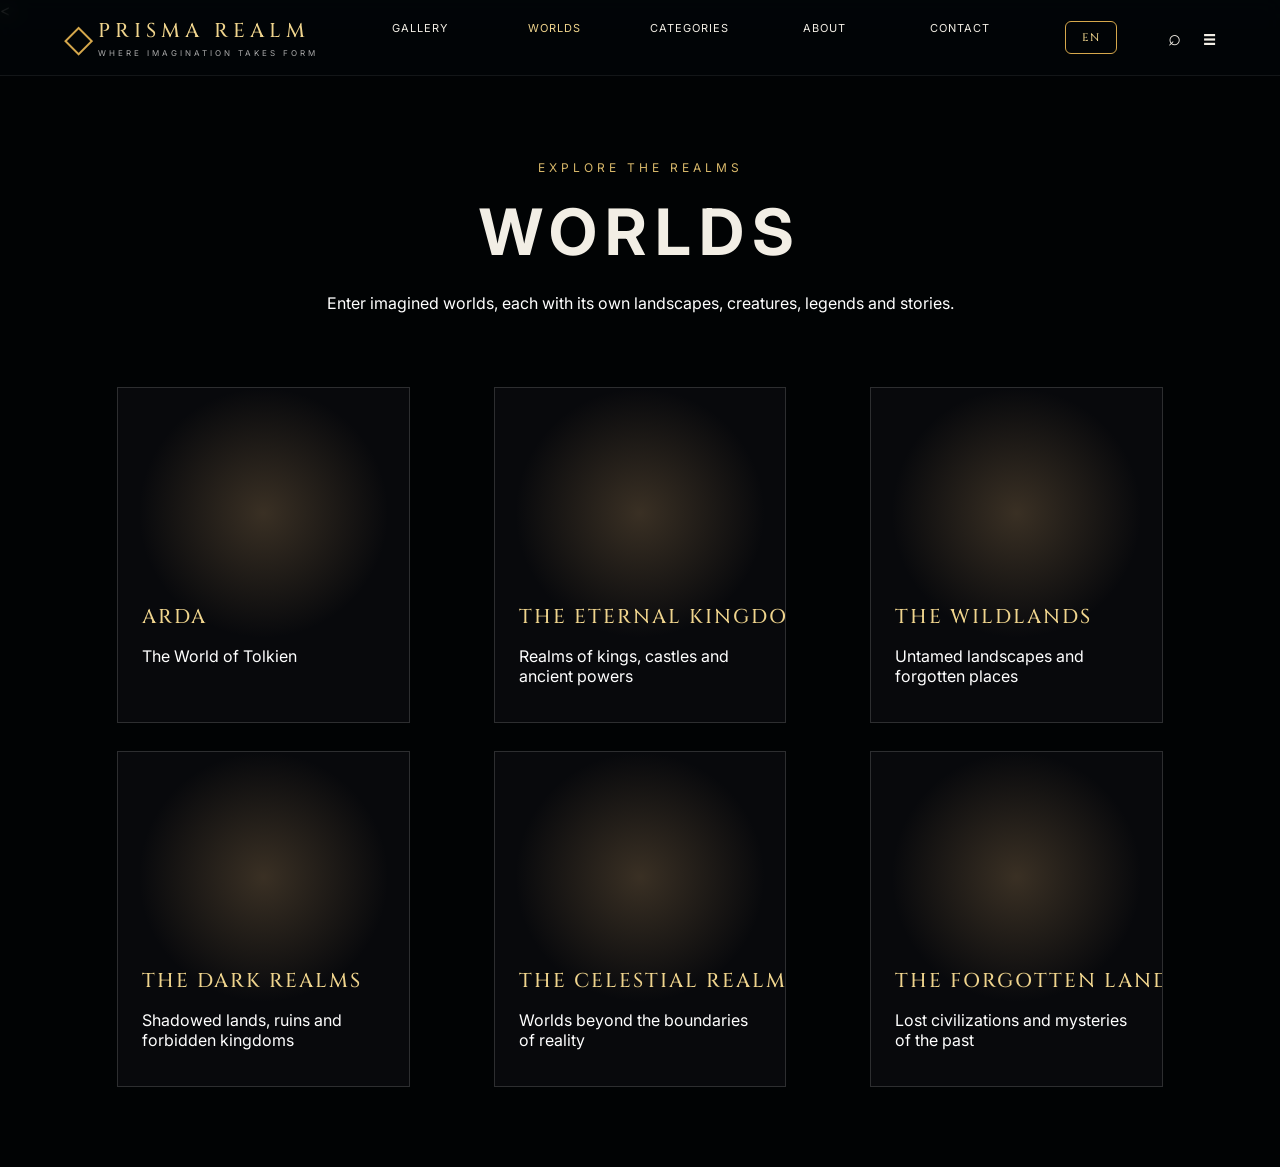
<file: worlds.html>
<!DOCTYPE html>
<html lang="en">

<head>
    <meta charset="UTF-8">
    <meta name="viewport" content="width=device-width, initial-scale=1.0">

    <title>Prisma Realm — Worlds</title>

    <link rel="stylesheet" href="style.css">
</head>

<<body class="worlds-body" style="background-image:none !important; background:#020507 !important;">

<header>
    <a class="brand" href="index.html">
        <span>◇</span>
        <b>PRISMA REALM</b>
        <small>WHERE IMAGINATION TAKES FORM</small>
    </a>

    <nav>
    <a href="index.html" data-i18n="gallery">Gallery</a>
    <a class="active" href="worlds.html" data-i18n="worlds">Worlds</a>
    <a href="categories.html" data-i18n="categories">Categories</a>
    <a href="about.html" data-i18n="about">About</a>
    <a href="contact.html" data-i18n="contact">Contact</a>

    <span class="language-switch">
    <button id="language-toggle" onclick="toggleLanguage()">EN</button>
</span>
</nav>

    <div class="tools">⌕　☰</div>
</header>

<main class="worlds-page">

    <section class="page-intro">
        <div class="eyebrow" data-i18n="exploreRealms">EXPLORE THE REALMS</div>

        <h1 data-i18n="worlds">WORLDS</h1>

        <p data-i18n="worldsIntro">
    Enter imagined worlds, each with its own landscapes,
    creatures, legends and stories.
</p>
    </section>

    <section class="world-grid">

        <article class="world-card" onclick="location.href='arda.html'" style="cursor:pointer;">
            <div class="world-image world-arda"></div>
            <div class="world-info">
                <h2>ARDA</h2>
                <p data-i18n="ardaWorld">The World of Tolkien</p>
            </div>
        </article>

        <article class="world-card">
            <div class="world-image world-kingdoms"></div>
            <div class="world-info">
                <h2 data-i18n="eternalKingdoms">THE ETERNAL KINGDOMS</h2>
                <p data-i18n="eternalKingdomsType">Realms of kings, castles and ancient powers</p>
                
            </div>
        </article>

        <article class="world-card">
            <div class="world-image world-wildlands"></div>
            <div class="world-info">
                <h2 data-i18n="wildlands">THE WILDLANDS</h2>
                <p data-i18n="wildlandsType">Untamed landscapes and forgotten places</p>
            </div>
        </article>

        <article class="world-card">
            <div class="world-image world-dark"></div>
            <div class="world-info">
                <h2 data-i18n="darkRealms">THE DARK REALMS</h2>
                <p data-i18n="darkRealmsType">Shadowed lands, ruins and forbidden kingdoms</p>
            </div>
        </article>

        <article class="world-card">
            <div class="world-image world-celestial"></div>
            <div class="world-info">
                <h2 data-i18n="celestialRealms">THE CELESTIAL REALMS</h2>
                <p data-i18n="celestialRealmsType">Worlds beyond the boundaries of reality</p>
            </div>
        </article>

        <article class="world-card">
            <div class="world-image world-forgotten"></div>
            <div class="world-info">
                <h2 data-i18n="forgottenLands">THE FORGOTTEN LANDS</h2>
                <p data-i18n="forgottenLandsType">Lost civilizations and mysteries of the past</p>
            </div>
        </article>

    </section>

</main>

<script src="language.js"></script>

</body>
</html>
</file>
<file: style.css>
@import url('https://fonts.googleapis.com/css2?family=Cinzel:wght@400;500;600&family=Inter:wght@300;400;500;600&display=swap');

@font-face{
    font-family:"Pinyon Script";
    src:url("fonts/PinyonScript-Regular.ttf") format("truetype");
    font-weight:400;
    font-style:normal;



}
:root{
    --bg:#030609;
    --gold:#d6a84c;
    --light:#f2eee5;
    --muted:#9da2a9;
}

*{
    box-sizing:border-box;
}

html{
    scroll-behavior:smooth;
}

body{
    margin:0;
    background:var(--bg);
    color:var(--light);
    font-family:Inter,Arial,sans-serif;
}

a{
    color:inherit;
    text-decoration:none;
}

/* =========================
   HEADER
   ========================= */

header{
    height:76px;
    position:fixed;
    z-index:10;
    top:0;
    left:0;
    right:0;
    display:flex;
    align-items:center;
    padding:0 5vw;
    background:rgba(2,5,8,.80);
    backdrop-filter:blur(10px);
    border-bottom:1px solid #ffffff12;
}

.brand{
    display:grid;
    grid-template-columns:34px auto;
    align-items:center;
}

.brand span{
    grid-row:1/3;
    color:var(--gold);
    font:38px serif;
}

.brand b{
    font:500 20px Cinzel;
    letter-spacing:5px;
    color:#efd48d;
}

.brand small{
    font-size:8px;
    letter-spacing:3px;
    color:#aaa;
}

nav{
    display:flex;
    gap:35px;
    margin:auto;
    font-size:11px;
    text-transform:uppercase;
    letter-spacing:1px;
}

nav a:hover,
nav .active{
    color:#efd48d;
}

.tools{
    font-size:22px;
}

/* =========================
   HERO
   ========================= */

.hero{
    height:100vh;
    min-height:700px;
    position:relative;
    overflow:hidden;
    display:flex;
    align-items:center;
    background:transparent;
}




.stars{
    position:absolute;
    inset:0;
    opacity:.30;
    background-image:radial-gradient(#fff 1px,transparent 1px);
    background-size:150px 150px;
}

.hero::after{
    content:"";
    position:absolute;
    left:0;
    right:0;
    bottom:0;
    height:180px;
    background:linear-gradient(to bottom, transparent, #020507);
    pointer-events:none;
    z-index:5;
}


/* =========================
   HERO TEXT
   ========================= */

.copy{
    position:relative;
    z-index:4;
    margin-left:6vw;
    width:45%;
    margin-top:30px;
}

.eyebrow{
    font-size:11px;
    letter-spacing:4px;
    color:#ddd;
}

.copy h1{
    font:500 clamp(42px,5.5vw,82px) Cinzel;
    margin:15px 0;
    letter-spacing:7px;
}

.ornament{
    width:180px;
    border-top:1px solid var(--gold);
    margin:22px 0;
}

.copy p{
    color:#c1c4c8;
    line-height:1.8;
    font-size:14px;
}

.cta{
    display:inline-block;
    margin-top:15px;
    border:1px solid var(--gold);
    padding:14px 20px;
    color:#efd48d;
    font-size:11px;
    letter-spacing:1.5px;
}

.cta:hover{
    background:rgba(214,168,76,.08);
}

/* =========================
   HERO STAGE
   ========================= */

.stage{
    position:absolute;
    inset:0;
    z-index:3;
}

/* SVG PRISM
   Compatible with the current index.html */

.prism{
    position:absolute;
    left:58%;
    top:50%;
    width:190px;
    height:410px;
    transform:translate(-50%,-50%);
    perspective:900px;
    z-index:5;
    filter:drop-shadow(0 0 22px rgba(189,239,255,.47));
}

.prism-3d{
    position:relative;
    width:100%;
    height:100%;
    transform-style:preserve-3d;
    animation:prismRotate 18s linear infinite;
}

.prism-3d .side{
    position:absolute;
    left:40px;
    top:0;
    width:110px;
    height:100%;
    border:2px solid rgba(235,250,255,.8);
   background:linear-gradient(
    135deg,
    rgba(255,255,255,.42),
    rgba(100,190,255,.20),
    rgba(180,130,255,.25),
    rgba(255,255,255,.34)
);
    );
    box-shadow:inset 0 0 25px rgba(220,245,255,.18);
    backface-visibility:visible;
}

.s1{transform:rotateY(0deg) translateZ(95px);}
.s2{transform:rotateY(60deg) translateZ(95px);}
.s3{transform:rotateY(120deg) translateZ(95px);}
.s4{transform:rotateY(180deg) translateZ(95px);}
.s5{transform:rotateY(240deg) translateZ(95px);}
.s6{transform:rotateY(300deg) translateZ(95px);}

@keyframes prismRotate{
    from{
        transform:rotateY(0deg);
    }
    to{
        transform:rotateY(360deg);
    }
}

/* =========================
   PRISM LIGHT
   ========================= */

.glow{
    position:absolute;
    left:62%;
    top:50%;
    width:280px;
    height:480px;
    transform:translate(-50%,-50%);
    background:radial-gradient(
        ellipse,
        rgba(184,234,255,.20),
        transparent 68%
    );
    filter:blur(25px);
    z-index:-1;
}
.prism-flare{
    position:absolute;
    left:58%;
    top:50%;
    width:120px;
    height:120px;
    transform:translate(-50%,-50%);
    border-radius:50%;
    background:radial-gradient(
        circle,
        #ffffff 0%,
        rgba(255,255,255,1) 10%,
        rgba(245,252,255,.95) 22%,
        rgba(220,245,255,.55) 42%,
        rgba(180,220,255,.20) 62%,
        transparent 78%
    );
    filter:blur(12px);
    z-index:6;
}

.beam{
    position:absolute;
    top:50%;
    transform:translateY(-50%);
    pointer-events:none;
}

.in{
    left:-5%;
    width:63%;
    height:18px;
    top:50%;
    transform:translateY(-50%);

    clip-path:polygon(
        0 32%,
        94% 32%,
        100% 50%,
        94% 68%,
        0 68%
    );

background:linear-gradient(
    90deg,
    rgba(255,255,255,.45) 0%,
    rgba(255,255,255,.65) 40%,
    rgba(255,255,255,.85) 75%,
    #ffffff 100%
);
    );

    box-shadow:
        0 0 8px rgba(255,255,255,.95),
        0 0 22px rgba(220,240,255,.75),
        0 0 45px rgba(180,220,255,.35);

    filter:blur(.4px);
    z-index:1;
}

.out{
transform:translateY(-50%) rotate(10deg);
transform-origin:left center;
    left:58%;
    width:38%;
    height:14px;
    background:linear-gradient(
        90deg,
        #fff,
        #ffe36e,
        #ff6b9b,
        #a78cff,
        #5bd7ff,
        #b6ffd9
    );

   clip-path:polygon(
    0 50%,
    8% 25%,
    100% 25%,
    100% 75%,
    8% 75%
);
    );
    filter:blur(1px);
    opacity:.85;
}

/* =========================
   HERO CONTROLS
   ========================= */

.dots{
    position:absolute;
    z-index:6;
    right:2vw;
    top:46%;
    line-height:22px;
    color:#777;
    font-size:12px;
}

.dots:first-letter{
    color:var(--gold);
}

.scroll{
    position:absolute;
    z-index:6;
    left:2vw;
    bottom:35px;
    font-size:8px;
    letter-spacing:2px;
    text-align:center;
    color:#aaa;
}

/* =========================
   SECTIONS
   ========================= */

.section{
    padding:80px 3vw;
    background:linear-gradient(#030609,#050a10);
}

.title{
    display:flex;
    align-items:center;
    justify-content:center;
    gap:20px;
    margin-bottom:30px;
}

.title i{
    height:1px;
    width:17%;
    background:linear-gradient(
        90deg,
        transparent,
        #d6a84c55
    );
}

.title i:last-child{
    background:linear-gradient(
        90deg,
        #d6a84c55,
        transparent
    );
}

h2{
    font:500 18px Cinzel;
    letter-spacing:4px;
    color:#efd48d;
    white-space:nowrap;
}

/* =========================
   GALLERY CARDS
   ========================= */

.cards{
    display:grid;
    grid-template-columns:repeat(6,1fr);
    gap:14px;
}

.cards article{
    background:#070c12;
    border:1px solid #fff1;
    border-radius:6px;
    overflow:hidden;
    transition:.25s;
}

.cards article:hover{
    transform:translateY(-5px);
    border-color:#d6a84c;
}

.pic{
    height:185px;
    background:
        radial-gradient(
            circle at 50% 30%,
            #d7a85b,
            #38536a 32%,
            #101b18 72%
        );
}

.dragon{
    background:
        radial-gradient(
            circle at 60% 45%,
            #ef7027,
            #471510 32%,
            #080b0e 75%
        );
}

.clouds{
    background:
        linear-gradient(
            #86a8c8 0 25%,
            #edf0e8 26% 40%,
            #66839d 41%
        );
}

.forest{
    background:
        radial-gradient(
            circle at 55% 55%,
            #9bd6ad,
            #24513c 35%,
            #07120e 80%
        );
}

.king{
    background:
        radial-gradient(
            circle at 50% 40%,
            #666,
            #151719 32%,
            #050505 78%
        );
}

.realm{
    background:
        radial-gradient(
            circle at 55% 35%,
            #ef5c24,
            #57110d 32%,
            #070305 78%
        );
}

.cards b{
    display:block;
    font:500 10px Cinzel;
    letter-spacing:1px;
    padding:12px 13px 3px;
}

.cards small{
    display:block;
    color:#858b92;
    font-size:9px;
    padding:0 13px 14px;
}

/* =========================
   CATEGORIES
   ========================= */

.cats{
    display:grid;
    grid-template-columns:repeat(6,1fr);
    gap:14px;
    margin-bottom:60px;
}

.cats a{
    min-height:110px;
    border:1px solid #d6a84c33;
    display:flex;
    flex-direction:column;
    align-items:center;
    justify-content:center;
    gap:7px;
    color:#d6a84c;
    font-size:28px;
}

.cats b{
    font:500 10px Cinzel;
    color:#eee;
    letter-spacing:1px;
}

.cats small{
    font-size:8px;
    color:#777;
}

/* =========================
   ABOUT
   ========================= */

.about{
    padding:90px 10vw;
    display:flex;
    gap:10vw;
    align-items:center;
    background:#030609;
}

.about h2{
    font-size:29px;
}

.about p{
    max-width:550px;
    color:#9da2a9;
    line-height:1.8;
    font-size:13px;
}

/* =========================
   FOOTER
   ========================= */

footer{
    display:grid;
    grid-template-columns:1.5fr 1fr 1fr 1.7fr;
    gap:40px;
    padding:50px 6vw 20px;
    border-top:1px solid #fff1;
    background:#020407;
}

footer strong{
    font:500 19px Cinzel;
    color:#efd48d;
    letter-spacing:4px;
}

footer small{
    display:block;
    font-size:8px;
    letter-spacing:2px;
    color:#888;
}

footer h3{
    font:500 10px Cinzel;
    color:var(--gold);
    letter-spacing:2px;
}

footer a,
footer p{
    display:block;
    font-size:10px;
    color:#888;
    margin:8px 0;
}

footer input{
    width:100%;
    padding:11px;
    background:#090d13;
    border:1px solid #fff2;
    color:#ddd;
}

.copy{
    grid-column:1/-1;
    border-top:1px solid #fff1;
    padding-top:15px;
    text-align:center;
}

/* =========================
   TABLET
   ========================= */

@media(max-width:900px){

    nav{
        gap:12px;
    }

    .cards{
        grid-template-columns:repeat(3,1fr);
    }

    .cats{
        grid-template-columns:repeat(3,1fr);
    }

    .prism{
        left:68%;
    }

    .glow{
        left:68%;
    }

    .out{
        left:68%;
        width:30%;
    }
}

/* =========================
   MOBILE
   ========================= */

@media(max-width:600px){

    nav{
        display:none;
    }

    .hero{
        min-height:680px;
    }

    .copy{
        width:90%;
        margin-left:25px;
        align-self:flex-end;
        margin-bottom:80px;
    }

    .copy h1{
        font-size:42px;
        letter-spacing:4px;
    }

    .prism{
        left:68%;
        top:37%;
        width:190px;
    }

    .glow{
        left:68%;
        top:37%;
    }

    .in{
        width:67%;
    }

    .out{
        left:68%;
        width:28%;
    }

    .cards{
        grid-template-columns:repeat(2,1fr);
    }

    .cats{
        grid-template-columns:repeat(2,1fr);
    }

    .about{
        display:block;
        padding:60px 25px;
    }

    footer{
        grid-template-columns:1fr 1fr;
        padding:40px 25px 20px;
    }
}

.prism-sequence{
    position:absolute;
    left:58%;
    top:50%;
    width:450px;
    transform:translate(-50%,-50%);
    z-index:5;
}

.prism-sequence img{
    display:block;
    width:100%;
    height:auto;
    mix-blend-mode:screen;
}

.prism-sequence img:nth-child(2){
    position:absolute;
    left:0;
    top:0;
    width:450px;
    animation:prismFrames 2s steps(1,end) infinite;
}

@keyframes prismFrames{
    0%{
        opacity:0;
    }

    50%{
        opacity:1;
    }

    100%{
        opacity:0;
    }
}

@keyframes prismImageRotate{
    0%{
        transform:translate(-50%,-50%) perspective(900px) rotateY(-25deg) scaleX(.92);
    }

    25%{
        transform:translate(-50%,-50%) perspective(900px) rotateY(0deg) scaleX(1);
    }

    50%{
        transform:translate(-50%,-50%) perspective(900px) rotateY(25deg) scaleX(.92);
    }

    75%{
        transform:translate(-50%,-50%) perspective(900px) rotateY(0deg) scaleX(1);
    }

    100%{
        transform:translate(-50%,-50%) perspective(900px) rotateY(-25deg) scaleX(.92);

    }
}

.copy,
.stage,
.stars,
.hero:after{
    display:none !important;
}

nav a{
    display:inline-block;
    width:100px;
    text-align:center;
}

/* WORLDS PAGE */

.worlds-page{
    min-height:100vh;
    padding:140px 7% 80px;
    background:rgba(0,0,0,.45);
}

.page-intro{
    max-width:800px;
    margin:0 auto 70px;
    text-align:center;
}

.page-intro .eyebrow{
    letter-spacing:4px;
    font-size:12px;
    color:#d8b86a;
    margin-bottom:18px;
}

.page-intro h1{
    font-size:64px;
    letter-spacing:8px;
    margin:0 0 20px;
}

.page-intro p{
    color:#ffffff;
    line-height:1.7;
}

.world-grid{
    max-width:1400px;
    margin:auto;
    display:grid;
    grid-template-columns:repeat(3,1fr);
    gap:28px;
}
.card-unit:nth-child(-n+3){
    transform:translateY(-30px);
}

.card-unit h2{
    text-align:center;
}
.card-scroll{
    width:78%;
    min-height:230px;
    margin:12px auto 0;
    padding:18px 55px;
    position:relative;
    display:flex;
    align-items:center;
    justify-content:center;
    text-align:center;

    background-image:url("pergamena.png");
    background-size:100% 100%;
    background-position:center;
    background-repeat:no-repeat;

    border:none;
    box-shadow:none;
}

.card-scroll p{
    margin:0;
    color:#241b0e;
    font-family:"Pinyon Script", cursive;
    font-size:11.5px;
    font-weight:400;
    font-style:normal;
    line-height:1.3;
    letter-spacing:.2px;
}
.world-card{
    width:84%;
    margin-left:auto;
    margin-right:auto;
    min-height:200px;
    border:1px solid rgba(255,255,255,.15);
    background:rgba(10,10,14,.8);
    overflow:hidden;
    position:relative;
}
.world-image{
    width:100%;
    height:250px;
    display:block;
    object-fit:contain;
    background:
        radial-gradient(circle at center,rgba(150,120,80,.35),transparent 65%);
}

.world-info{
    padding:20px 24px;
    position:relative;
    margin-top:-55px;
}

.world-info h2{
    font-size:20px;
    letter-spacing:2px;
    margin:0 0 8px;
}

.world-info p{
    color:#ffffff;
}

.world-card:hover{
    border-color:#f0c75e;
    box-shadow:
        0 0 20px rgba(240,199,94,.85),
        0 0 45px rgba(240,199,94,.65),
        0 0 80px rgba(240,199,94,.35);
    transform:translateY(-8px) scale(1.02);
    transition:.3s ease;
    cursor:pointer;
}

.language-switch{
    margin-left:20px;
    white-space:nowrap;
}

.language-switch button{
    min-width:52px;
    padding:8px 14px;
    background:transparent;
    border:1px solid #d6a84c;
    border-radius:6px;
    color:#efd48d;
    cursor:pointer;
    font:500 11px Cinzel;
    letter-spacing:1px;
    transition:.2s ease;
}

.language-switch button:hover{
    background:#d6a84c;
    color:#020407;
}

.worlds-body{
    background-image:none !important;
    background:#020507 !important;
}

body.arda-body{
    background-color:#020507;
    background-image:url("arda-stars.png");
    background-size:cover;
    background-position:center top;
    background-repeat:no-repeat;
    background-attachment:fixed;
}

.arda-hero{
    width:100vw;
    margin-left:calc(50% - 50vw);
    display:block;

    -webkit-mask-image:
        linear-gradient(
            to bottom,
            black 0%,
            black 75%,
            transparent 100%
        ),
        linear-gradient(
            to right,
            transparent 0%,
            black 7%,
            black 93%,
            transparent 100%
        );

    -webkit-mask-composite: intersect;

    mask-image:
        linear-gradient(
            to bottom,
            black 0%,
            black 75%,
            transparent 100%
        ),
        linear-gradient(
            to right,
            transparent 0%,
            black 7%,
            black 93%,
            transparent 100%
        );

    mask-composite: intersect;
}

html:not(.language-ready) body{
    visibility:hidden;
}
.hero{
    position:relative;
    min-height:760px;
    background:transparent;
    overflow:hidden;
}




.hero .copy{
    position:relative;
    z-index:2;
}

.hero .copy{
    display:block !important;
    position:absolute;
    left:7%;
    top:50%;
    transform:translateY(-50%);
    z-index:10;
    max-width:520px;
}
.hero .copy h1{
    white-space:nowrap;
}
.hero .copy h1{
    white-space:nowrap;
    font-size:56px;
}

.hero .copy .eyebrow{
    color:#d8b96a;
}

body:not(.worlds-body):not(.arda-body):not(.first-age-page){
    background-color:#020507;
    background-image:url("arda-stars.png");
    background-size:auto 100vh;
    background-position:center top;
    background-repeat:repeat;
    background-attachment:fixed;
}

.section{
    padding:80px 3vw;
    background:transparent;
}



.prisma-hero{
    position:absolute;
    inset:0;
    width:100%;
    height:100%;
    object-fit:cover;
    display:block;

   -webkit-mask-image:linear-gradient(
    to bottom,
    black 0%,
    black 45%,
    rgba(0,0,0,.7) 60%,
    rgba(0,0,0,.3) 75%,
    transparent 90%
);

mask-image:linear-gradient(
    to bottom,
    black 0%,
    black 45%,
    rgba(0,0,0,.7) 60%,
    rgba(0,0,0,.3) 75%,
    transparent 90%
);
}

.arda-hero-wrap{
    position:relative;
}

.arda-hero-title{
    position:absolute;
    left:0;
    right:0;
    top:35%;
    transform:translateY(-50%);
    text-align:center;
    z-index:5;
}

.arda-hero-title .eyebrow{
    display:inline-block;
    margin-bottom:24px;
    padding:6px 18px;
    color:#e3c46a !important;
    font-size:14px !important;
    letter-spacing:6px;
    text-shadow:0 2px 8px #000;
   
}

.arda-hero-title h1{
    margin:0 !important;
    font-family:Cinzel, serif !important;
    font-size:175px !important;
    font-weight:500 !important;
    letter-spacing:14px !important;

    background:linear-gradient(
        to bottom,
        #fff1a8 0%,
        #d8a83e 35%,
        #fff0a0 55%,
        #b77a18 100%
    );

    -webkit-background-clip:text;
    background-clip:text;
    -webkit-text-fill-color:transparent;
}

@font-face{
    font-family:"Pinyon Script";
    src:url("./fonts/PinyonScript-Regular.ttf") format("truetype");
    font-weight:400;
    font-style:normal;
}

.card-scroll p{
    margin:0;
    color:#241b0e;
    font-family:"Pinyon Script", cursive;
    font-size:18px;
    font-weight:400;
    font-style:normal;
    line-height:1.25;
    letter-spacing:.2px;
    -webkit-text-stroke:0.25px #241b0e;
}

/* =========================================
   FIRST AGE — HERO
   ========================================= */

.first-age-hero{
    position:relative;
    width:100vw;
    height:78vh;
    margin-left:calc(50% - 50vw);
    overflow:visible;
}

.first-age-hero-image{
    width:100%;
    height:100%;
    display:block;
    object-fit:cover;
    object-position:center center;

    -webkit-mask-image:linear-gradient(
        to bottom,
        #000 50%,
        rgba(0,0,0,.95) 62%,
        rgba(0,0,0,.75) 72%,
        rgba(0,0,0,.45) 82%,
        rgba(0,0,0,.18) 92%,
        transparent 100%
    );

    mask-image:linear-gradient(
        to bottom,
        #000 50%,
        rgba(0,0,0,.95) 62%,
        rgba(0,0,0,.75) 72%,
        rgba(0,0,0,.45) 82%,
        rgba(0,0,0,.18) 92%,
        transparent 100%
    );
}


/* =========================================
   FIRST AGE — TITLE
   ========================================= */

.first-age-hero-overlay{
    position:absolute;
    left:0;
    right:0;
    top:100%;
    margin-top:-170px;
    height:260px;

    display:flex;
    flex-direction:column;
    align-items:center;
    justify-content:center;

    text-align:center;
    background:transparent;
    z-index:5;
}

.first-age-hero-overlay h1{
    margin:0;
    color:#f0d58a;
    font-family:Cinzel, serif;
    font-size:clamp(38px,5vw,72px);
    font-weight:500;
    letter-spacing:7px;

    text-shadow:
        0 0 12px rgba(240,213,138,.35),
        0 3px 20px rgba(0,0,0,.9);
}

.first-age-hero-overlay p{
    margin:18px 0 0;
    color:rgba(255,255,255,.78);
    font-family:Cinzel, serif;
    font-size:14px;
    letter-spacing:2px;

    text-shadow:0 2px 10px rgba(0,0,0,.9);
}


/* =========================================
   FIRST AGE — BODY
   ========================================= */

.first-age-body{
    position:relative;
    min-height:1200px;

    margin-top:-170px;
    padding-top:260px;

    background:
        url("first-age-body.png")
        center top / cover no-repeat;

    -webkit-mask-image:linear-gradient(
        to bottom,
        transparent 0,
        rgba(0,0,0,.15) 60px,
        rgba(0,0,0,.4) 120px,
        rgba(0,0,0,.7) 190px,
        #000 280px
    );

    mask-image:linear-gradient(
        to bottom,
        transparent 0,
        rgba(0,0,0,.15) 60px,
        rgba(0,0,0,.4) 120px,
        rgba(0,0,0,.7) 190px,
        #000 280px
    );
}

/* =========================================
   FIRST AGE — GALLERY
   ========================================= */

.first-age-gallery{
    width: min(1400px, 92vw);
    margin: 0 auto;
    padding: 80px 0 120px;

    display: grid;
    grid-template-columns: repeat(4, 1fr);
    gap: 70px 28px;
}

.first-age-card{
    min-width: 0;
}

.first-age-card img{
    width: 100%;
    aspect-ratio: 16 / 9;
    display: block;

    object-fit: cover;
    cursor: pointer;
}

.first-age-plaque{
    margin-top: 14px;
    padding: 15px 28px 16px;
    height: 150px;
    box-sizing: border-box;
    position: relative;

    background-image: url("Targa/Targa.png");
    background-size: 110% auto;
    background-position: center;

    color: #e5e0d5;
}

.first-age-plaque h3{
    margin: 0 0 6px;
    font-family: 'Cinzel', serif;
    font-size: 1rem;
    font-weight: 700;
    letter-spacing: .06em;
    color: #000 !important;

    text-shadow:
        1px 1px 0 rgba(255,255,255,.45),
        -1px -1px 0 rgba(0,0,0,.65),
        0 2px 2px rgba(0,0,0,.45);
}

.first-age-plaque p{
    margin: 0;
    font-family: 'Cinzel', serif;
    font-size: .72rem;
    font-weight: 500;
    line-height: 1.35;
    color: #c8bda8 !important;

    text-shadow:
        1px 1px 0 rgba(255,255,255,.4),
        -1px -1px 0 rgba(0,0,0,.6),
        0 1px 2px rgba(0,0,0,.4);
}

.first-age-plaque h3{
    margin: 0 0 9px;
    font-size: 1rem;
    letter-spacing: .08em;
    text-transform: uppercase;
    color: #f0ece3;
}

.first-age-plaque p{
    margin: 0;
    font-size: .9rem;
    line-height: 1.55;
    color: #d4d0c7;
}

.first-age-plaque h3{
    margin: 0 0 9px;

    font-size: 1rem;
    letter-spacing: .08em;
    text-transform: uppercase;

    color: #f0ece3;
}

.first-age-plaque p{
    margin: 0;

    font-size: .9rem;
    line-height: 1.55;

    color: #d4d0c7;
}


/* TABLET */

@media (max-width: 1000px){

    .first-age-gallery{
        grid-template-columns: repeat(2, 1fr);
        gap: 55px 24px;
    }

}


/* MOBILE */

@media (max-width: 600px){

    .first-age-gallery{
        width: 90vw;
        grid-template-columns: 1fr;
        gap: 45px;
        padding-top: 50px;
    }

    .first-age-plaque{
        padding: 16px 18px;
    }

}

.image-modal{
    display: none;
    position: fixed;
    inset: 0;
    z-index: 9999;
    background: rgba(0, 0, 0, 0.92);
    align-items: center;
    justify-content: center;
}

.image-modal-content{
    max-width: 94vw;
    max-height: 94vh;
    display: flex;
    flex-direction: column;
    align-items: center;
    gap: 18px;
}

.image-modal-content img{
    max-width: 92vw;
    max-height: 82vh;
    object-fit: contain;
}

.image-modal-actions{
    display: flex;
    gap: 12px;
}

.image-modal-actions a,
.image-modal-actions button{
    padding: 9px 18px;
    border: 1px solid #8f826c;
    background: #15120e;
    color: #c8bda8;
    font-family: 'Cinzel', serif;
    font-size: 0.7rem;
    letter-spacing: 0.08em;
    text-decoration: none;
    cursor: pointer;
}
</file>
